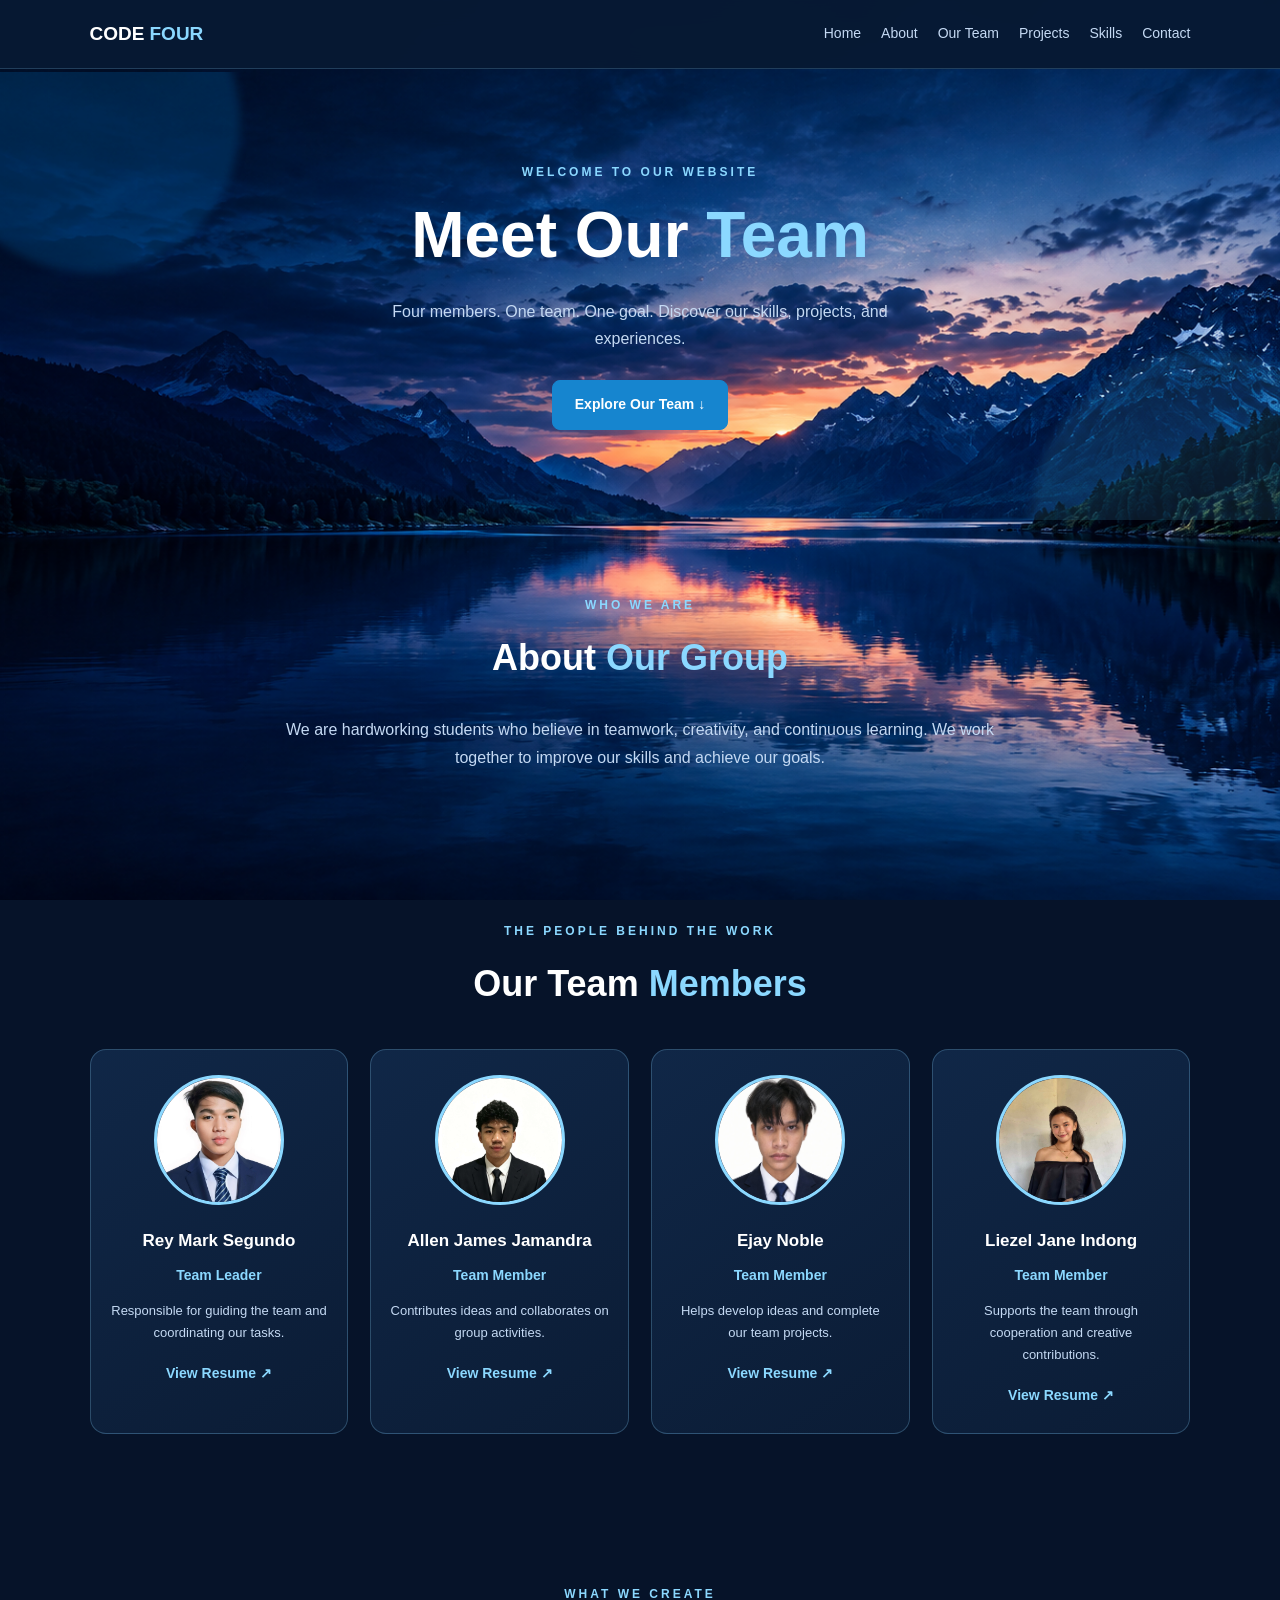
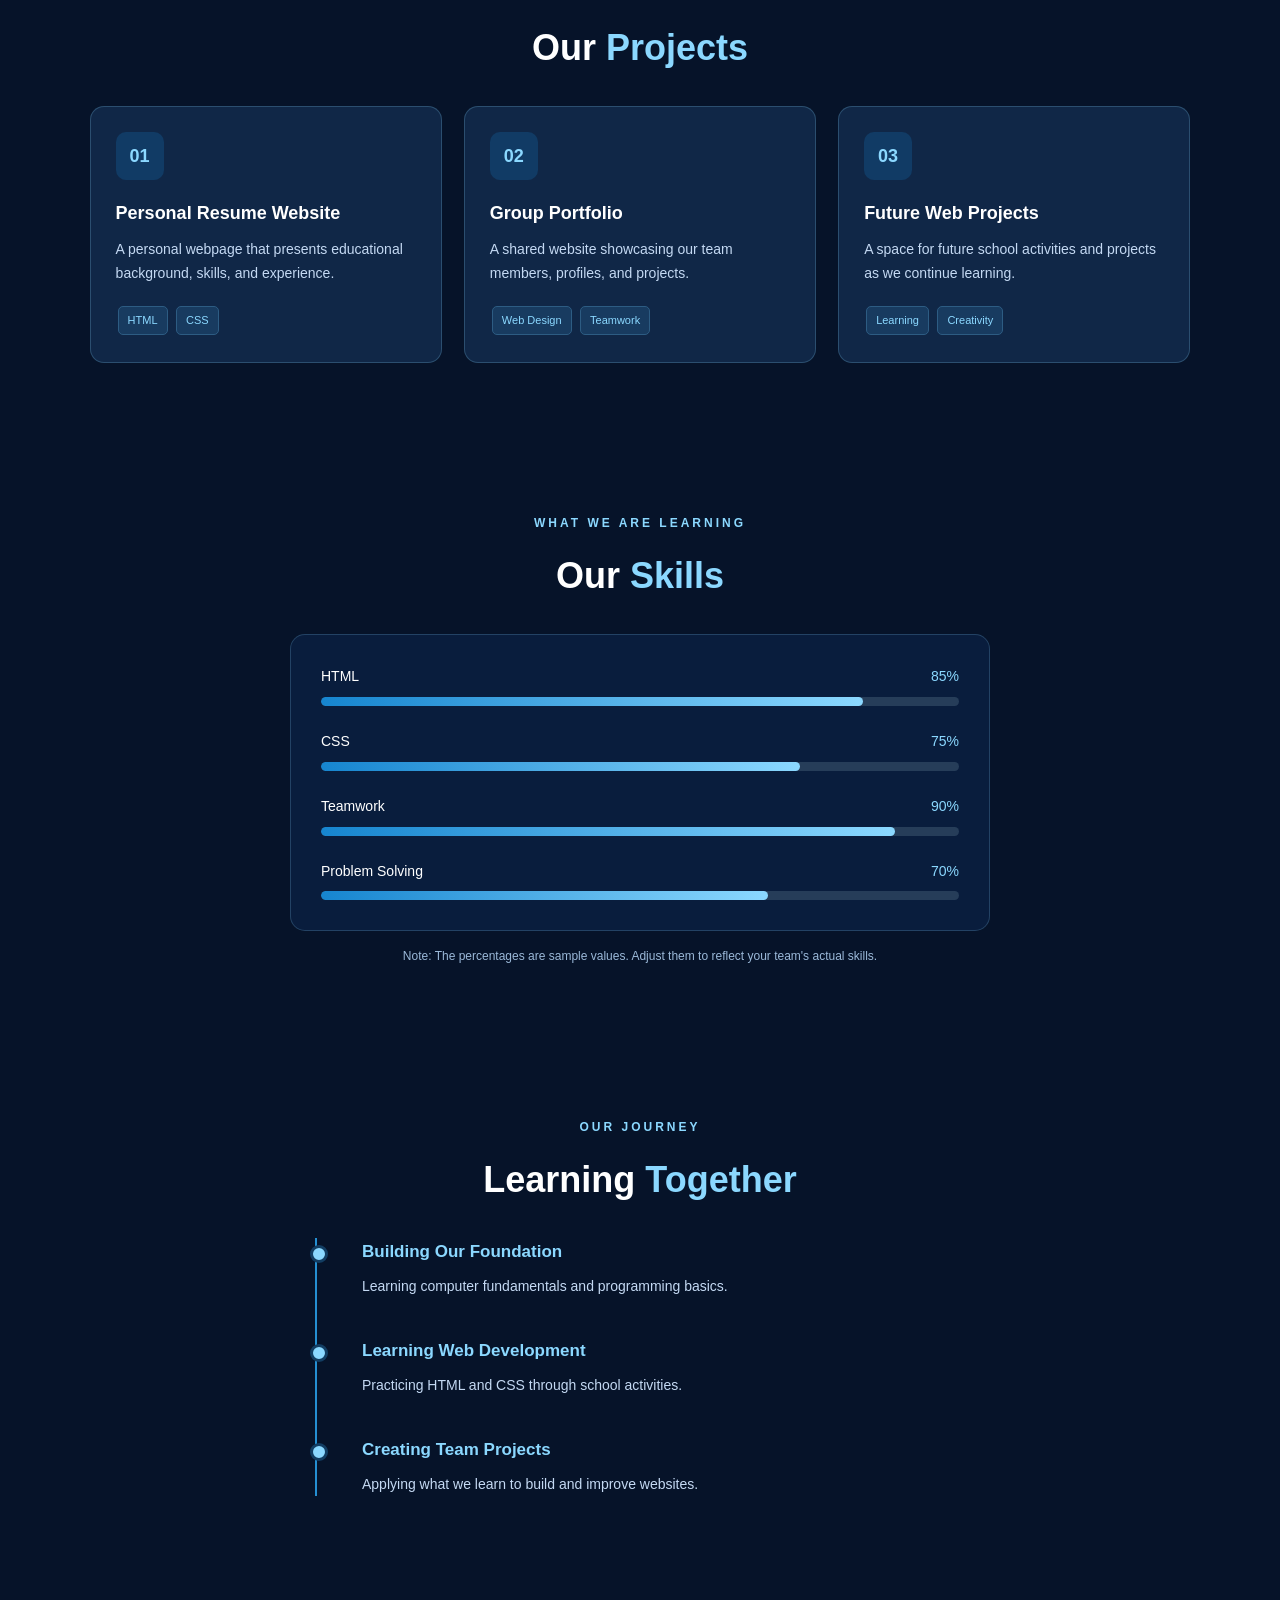
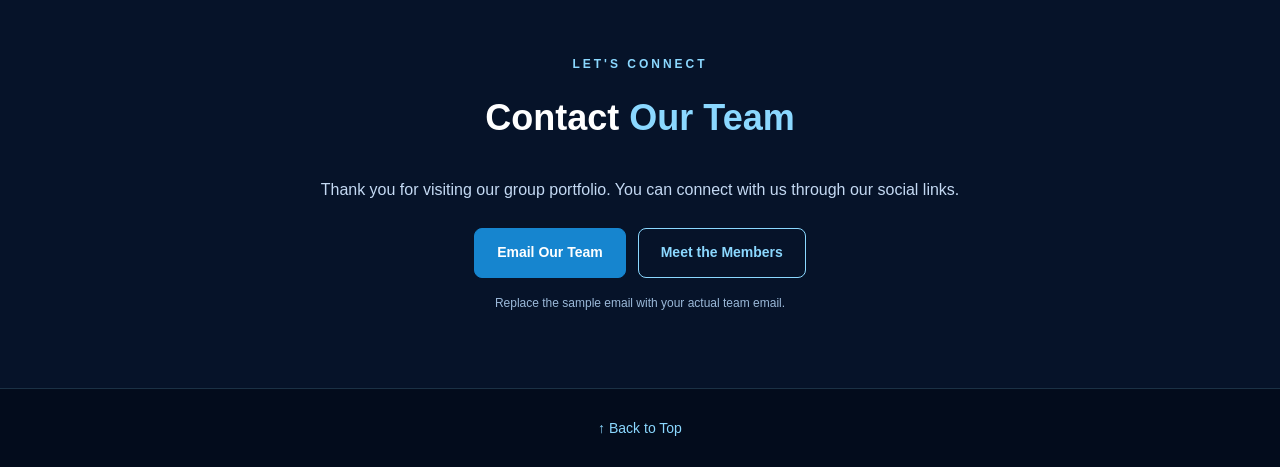
<file: index.html>
<!DOCTYPE html>
<html lang="en">
<head>
    <meta charset="UTF-8">
    <meta name="viewport" content="width=device-width, initial-scale=1.0">
    <title>Group Portfolio | Home</title>
    <link rel="stylesheet" href="style.css">
</head>
<body id="home">
       <nav class="navbar">
        <a href="#home" class="logo">CODE<span>FOUR</span></a>

        <div class="nav-links">
            <a href="#home">Home</a>
            <a href="#about">About</a>
            <a href="#team">Our Team</a>
            <a href="#projects">Projects</a>
            <a href="#skills">Skills</a>
            <a href="#contact">Contact</a>
        </div>
    </nav>

    <header class="hero">
        <div class="hero-content">
            <p class="eyebrow">WELCOME TO OUR WEBSITE</p>
            <h1>Meet Our <span>Team</span></h1>
            <p class="hero-text">
                Four members. One team. One goal.
                Discover our skills, projects, and experiences.
            </p>
            <a href="#team" class="btn">Explore Our Team ↓</a>
        </div>
        <div class="hero-decoration"></div>
    </header>

    <main>
        <section id="about" class="section about">
            <p class="eyebrow">WHO WE ARE</p>
            <h2>About <span>Our Group</span></h2>
            <p>
                We are hardworking students who believe in teamwork,
                creativity, and continuous learning. We work together
                to improve our skills and achieve our goals.
            </p>
        </section>

        <section id="team" class="section">
            <p class="eyebrow">THE PEOPLE BEHIND THE WORK</p>
            <h2>Our Team <span>Members</span></h2>

            <div class="team-grid">
                <article class="member-card">
                    <a href="segundo.html" class="profile-link"
                       aria-label="View Rey Mark Segundo's resume">
                        <img src="segundo.jpg" alt="Rey Mark Segundo"
                             class="profile-img">
                    </a>
                    <h3>Rey Mark Segundo</h3>
                    <p class="role">Team Leader</p>
                    <p class="card-description">
                        Responsible for guiding the team and
                        coordinating our tasks.
                    </p>
                    <a href="segundo.html" class="text-link">View Resume ↗</a>
                </article>

                <article class="member-card">
                    <a href="jamandra.html" class="profile-link"
                       aria-label="View Allen James Jamandra's resume">
                        <img src="jamandra.jpg" alt="Allen James Jamandra"
                             class="profile-img">
                    </a>
                    <h3>Allen James Jamandra</h3>
                    <p class="role">Team Member</p>
                    <p class="card-description">
                        Contributes ideas and collaborates
                        on group activities.
                    </p>
                    <a href="jamandra.html" class="text-link">View Resume ↗</a>
                </article>

                <article class="member-card">
                    <a href="noble.html" class="profile-link"
                       aria-label="View Ejay Noble's resume">
                        <img src="noble.jpg" alt="Ejay Noble"
                             class="profile-img">
                    </a>
                    <h3>Ejay Noble</h3>
                    <p class="role">Team Member</p>
                    <p class="card-description">
                        Helps develop ideas and complete
                        our team projects.
                    </p>
                    <a href="noble.html" class="text-link">View Resume ↗</a>
                </article>

                <article class="member-card">
                    <a href="indong.html" class="profile-link"
                       aria-label="View Liezel Jane Indong's resume">
                        <img src="indong.jpg" alt="Liezel Jane Indong"
                             class="profile-img">
                    </a>
                    <h3>Liezel Jane Indong</h3>
                    <p class="role">Team Member</p>
                    <p class="card-description">
                        Supports the team through cooperation
                        and creative contributions.
                    </p>
                    <a href="indong.html" class="text-link">View Resume ↗</a>
                </article>
            </div>
        </section>

        <section id="projects" class="section projects">
            <p class="eyebrow">WHAT WE CREATE</p>
            <h2>Our <span>Projects</span></h2>

            <div class="project-grid">
                <article class="project-card">
                    <div class="project-icon">01</div>
                    <h3>Personal Resume Website</h3>
                    <p>
                        A personal webpage that presents
                        educational background, skills, and experience.
                    </p>
                    <span class="tag">HTML</span>
                    <span class="tag">CSS</span>
                </article>

                <article class="project-card">
                    <div class="project-icon">02</div>
                    <h3>Group Portfolio</h3>
                    <p>
                        A shared website showcasing our team members,
                        profiles, and projects.
                    </p>
                    <span class="tag">Web Design</span>
                    <span class="tag">Teamwork</span>
                </article>

                <article class="project-card">
                    <div class="project-icon">03</div>
                    <h3>Future Web Projects</h3>
                    <p>
                        A space for future school activities and
                        projects as we continue learning.
                    </p>
                    <span class="tag">Learning</span>
                    <span class="tag">Creativity</span>
                </article>
            </div>
        </section>

        <section id="skills" class="section skills">
            <p class="eyebrow">WHAT WE ARE LEARNING</p>
            <h2>Our <span>Skills</span></h2>

            <div class="skills-box">
                <div class="skill">
                    <div class="skill-info">
                        <span>HTML</span><span>85%</span>
                    </div>
                    <div class="skill-track">
                        <div class="skill-fill html-fill"></div>
                    </div>
                </div>

                <div class="skill">
                    <div class="skill-info">
                        <span>CSS</span><span>75%</span>
                    </div>
                    <div class="skill-track">
                        <div class="skill-fill css-fill"></div>
                    </div>
                </div>

                <div class="skill">
                    <div class="skill-info">
                        <span>Teamwork</span><span>90%</span>
                    </div>
                    <div class="skill-track">
                        <div class="skill-fill teamwork-fill"></div>
                    </div>
                </div>

                <div class="skill">
                    <div class="skill-info">
                        <span>Problem Solving</span><span>70%</span>
                    </div>
                    <div class="skill-track">
                        <div class="skill-fill problem-fill"></div>
                    </div>
                </div>
            </div>
            <p class="small-note">
                Note: The percentages are sample values. Adjust them
                to reflect your team's actual skills.
            </p>
        </section>

        <section class="section education">
            <p class="eyebrow">OUR JOURNEY</p>
            <h2>Learning <span>Together</span></h2>

            <div class="timeline">
                <article class="timeline-item">
                    <h3>Building Our Foundation</h3>
                    <p>Learning computer fundamentals and programming basics.</p>
                </article>
                <article class="timeline-item">
                    <h3>Learning Web Development</h3>
                    <p>Practicing HTML and CSS through school activities.</p>
                </article>
                <article class="timeline-item">
                    <h3>Creating Team Projects</h3>
                    <p>Applying what we learn to build and improve websites.</p>
                </article>
            </div>
        </section>

        <section id="contact" class="section contact">
            <p class="eyebrow">LET'S CONNECT</p>
            <h2>Contact <span>Our Team</span></h2>
            <p>
                Thank you for visiting our group portfolio.
                You can connect with us through our social links.
            </p>
            <div class="contact-links">
                <a href="mailto:your-email@example.com" class="btn">
                    Email Our Team
                </a>
                <a href="#team" class="btn btn-outline">Meet the Members</a>
            </div>
            <p class="small-note">
                Replace the sample email with your actual team email.
            </p>
        </section>
    </main>

    <footer class="footer">
        <a href="#home" class="back-top">↑ Back to Top</a>
        
    </footer>

</body>
</html>
</file>
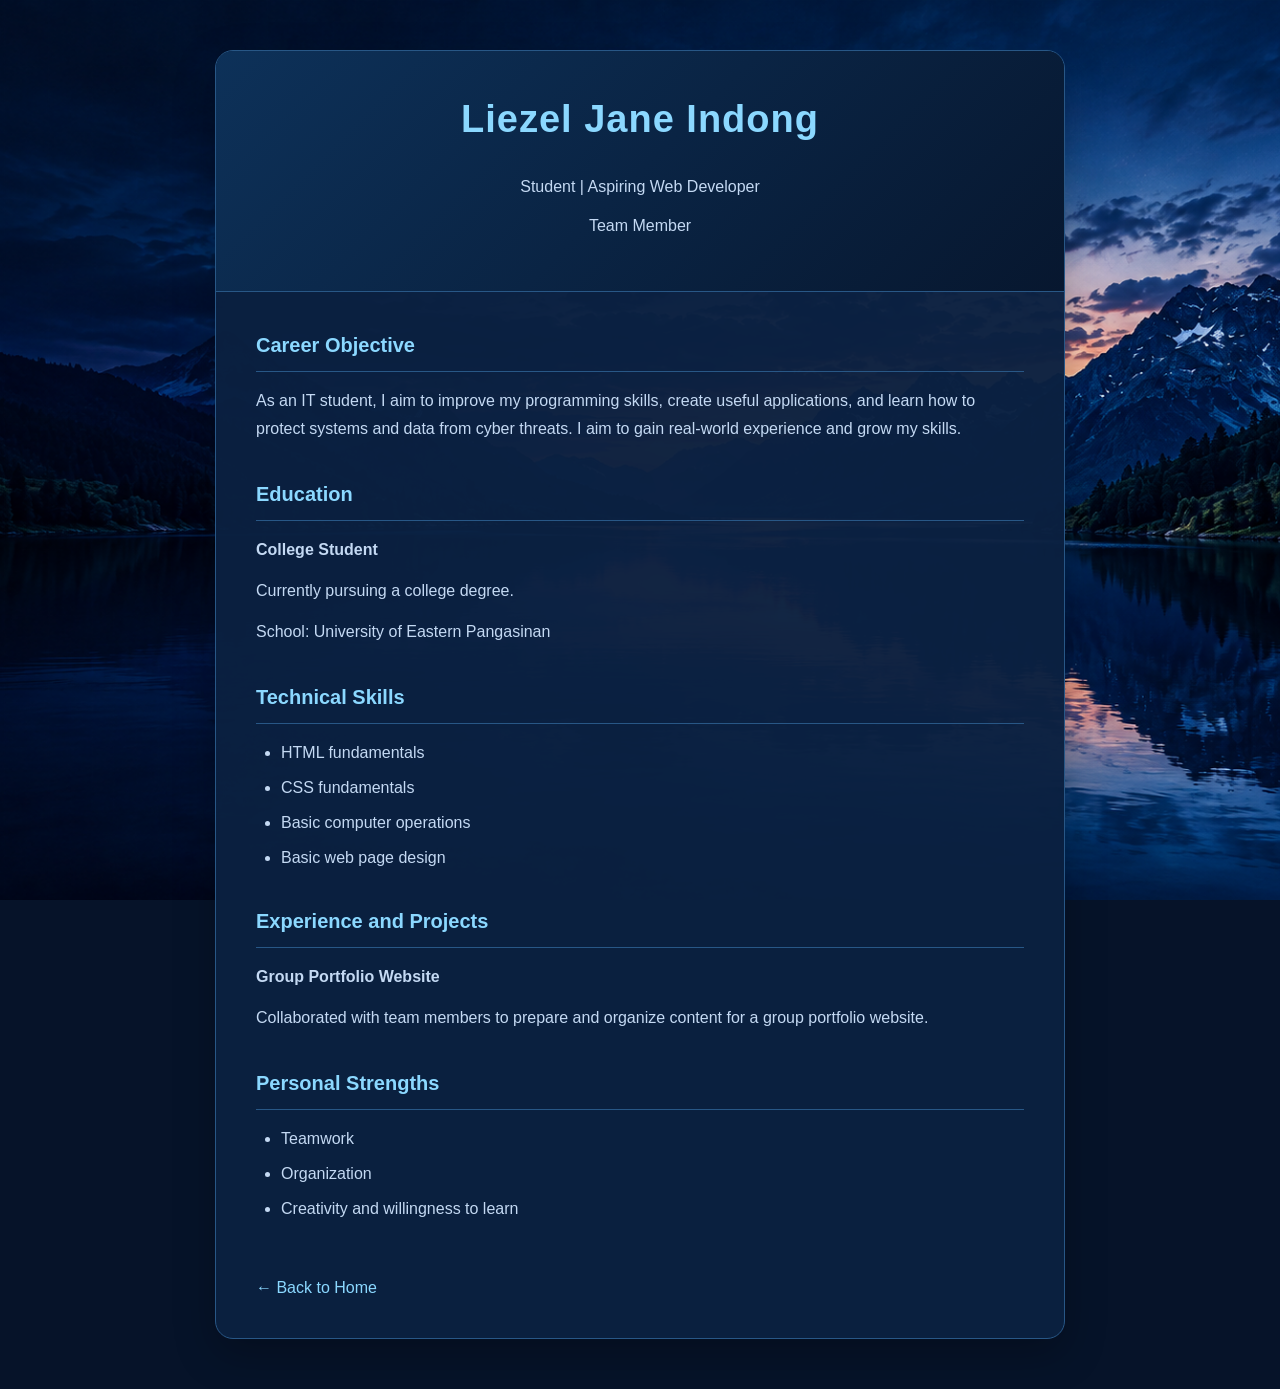
<file: indong.html>
<!DOCTYPE html>
<html lang="en">
<head>
    <meta charset="UTF-8">
    <meta name="viewport" content="width=device-width, initial-scale=1.0">
    <title>Liezel Jane Indong | Resume</title>
    <link rel="stylesheet" href="style.css">
</head>
<body class="resume-page">
    <main class="resume-container">
        <header class="resume-header">
            <h1>Liezel Jane Indong</h1>
            <p>Student | Aspiring Web Developer</p>
            <p>Team Member</p>
        </header>

        <div class="resume-content">
            <section>
                <h2>Career Objective</h2>
                <p>
                    As an IT student, I aim to improve my programming skills, create useful applications, and learn how to protect systems and data from cyber threats. I aim to gain real-world experience and grow my skills.
                </p>
            </section>

            <section>
                <h2>Education</h2>
                <p><strong>College Student</strong></p>
                <p>Currently pursuing a college degree.</p>
                <p>School: University of Eastern Pangasinan </p>
            </section>

            <section>
                <h2>Technical Skills</h2>
                <ul>
                    <li>HTML fundamentals</li>
                    <li>CSS fundamentals</li>
                    <li>Basic computer operations</li>
                    <li>Basic web page design</li>
                </ul>
            </section>

            <section>
                <h2>Experience and Projects</h2>
                <p><strong>Group Portfolio Website</strong></p>
                <p>
                    Collaborated with team members to prepare
                    and organize content for a group portfolio website.
                </p>
            </section>

            <section>
                <h2>Personal Strengths</h2>
                <ul>
                    <li>Teamwork</li>
                    <li>Organization</li>
                    <li>Creativity and willingness to learn</li>
                </ul>
            </section>

            
            <a class="resume-back" href="index.html">← Back to Home</a>
        </div>
    </main>
</body>
</html>
</file>
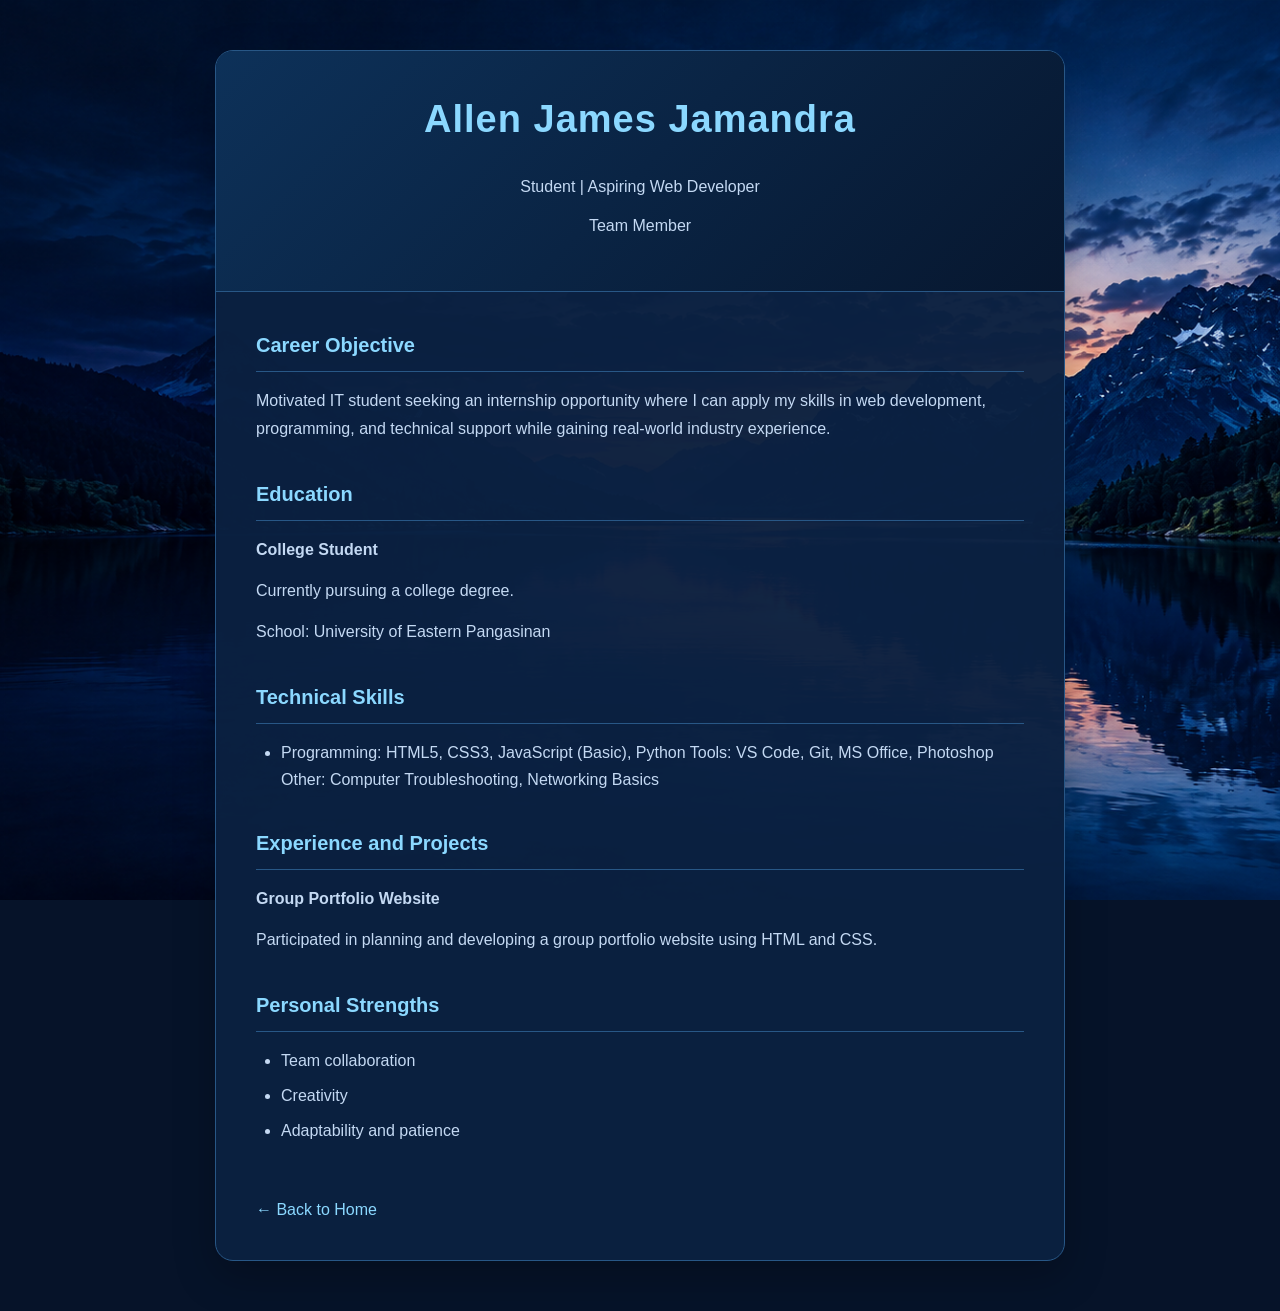
<file: jamandra.html>
<!DOCTYPE html>
<html lang="en">
<head>
    <meta charset="UTF-8">
    <meta name="viewport" content="width=device-width, initial-scale=1.0">
    <title>Allen James Jamandra | Resume</title>
    <link rel="stylesheet" href="style.css">
</head>
<body class="resume-page">
    <main class="resume-container">
        <header class="resume-header">
            <h1>Allen James Jamandra</h1>
            <p>Student | Aspiring Web Developer</p>
            <p>Team Member</p>
        </header>

        <div class="resume-content">
            <section>
                <h2>Career Objective</h2>
                <p>
                    Motivated IT student seeking an internship opportunity where I can apply my skills in web development, programming, and technical support while gaining real-world industry experience.

                </p>
            </section>

            <section>
                <h2>Education</h2>
                <p><strong>College Student</strong></p>
                <p>Currently pursuing a college degree.</p>
                <p>School: University of Eastern Pangasinan </p>
            </section>

            <section>
                <h2>Technical Skills</h2>
                <ul>
                    <li>Programming: HTML5, CSS3, JavaScript (Basic), Python
                  Tools: VS Code, Git, MS Office, Photoshop
                  Other: Computer Troubleshooting, Networking Basics</li>
                    
                </ul>
            </section>

            <section>
                <h2>Experience and Projects</h2>
                <p><strong>Group Portfolio Website</strong></p>
                <p>
                    Participated in planning and developing a group
                    portfolio website using HTML and CSS.
                </p>
            </section>

            <section>
                <h2>Personal Strengths</h2>
                <ul>
                    <li>Team collaboration</li>
                    <li>Creativity</li>
                    <li>Adaptability and patience</li>
                </ul>
            </section>

           
            <a class="resume-back" href="index.html">← Back to Home</a>
        </div>
    </main>
</body>
</html>
</file>
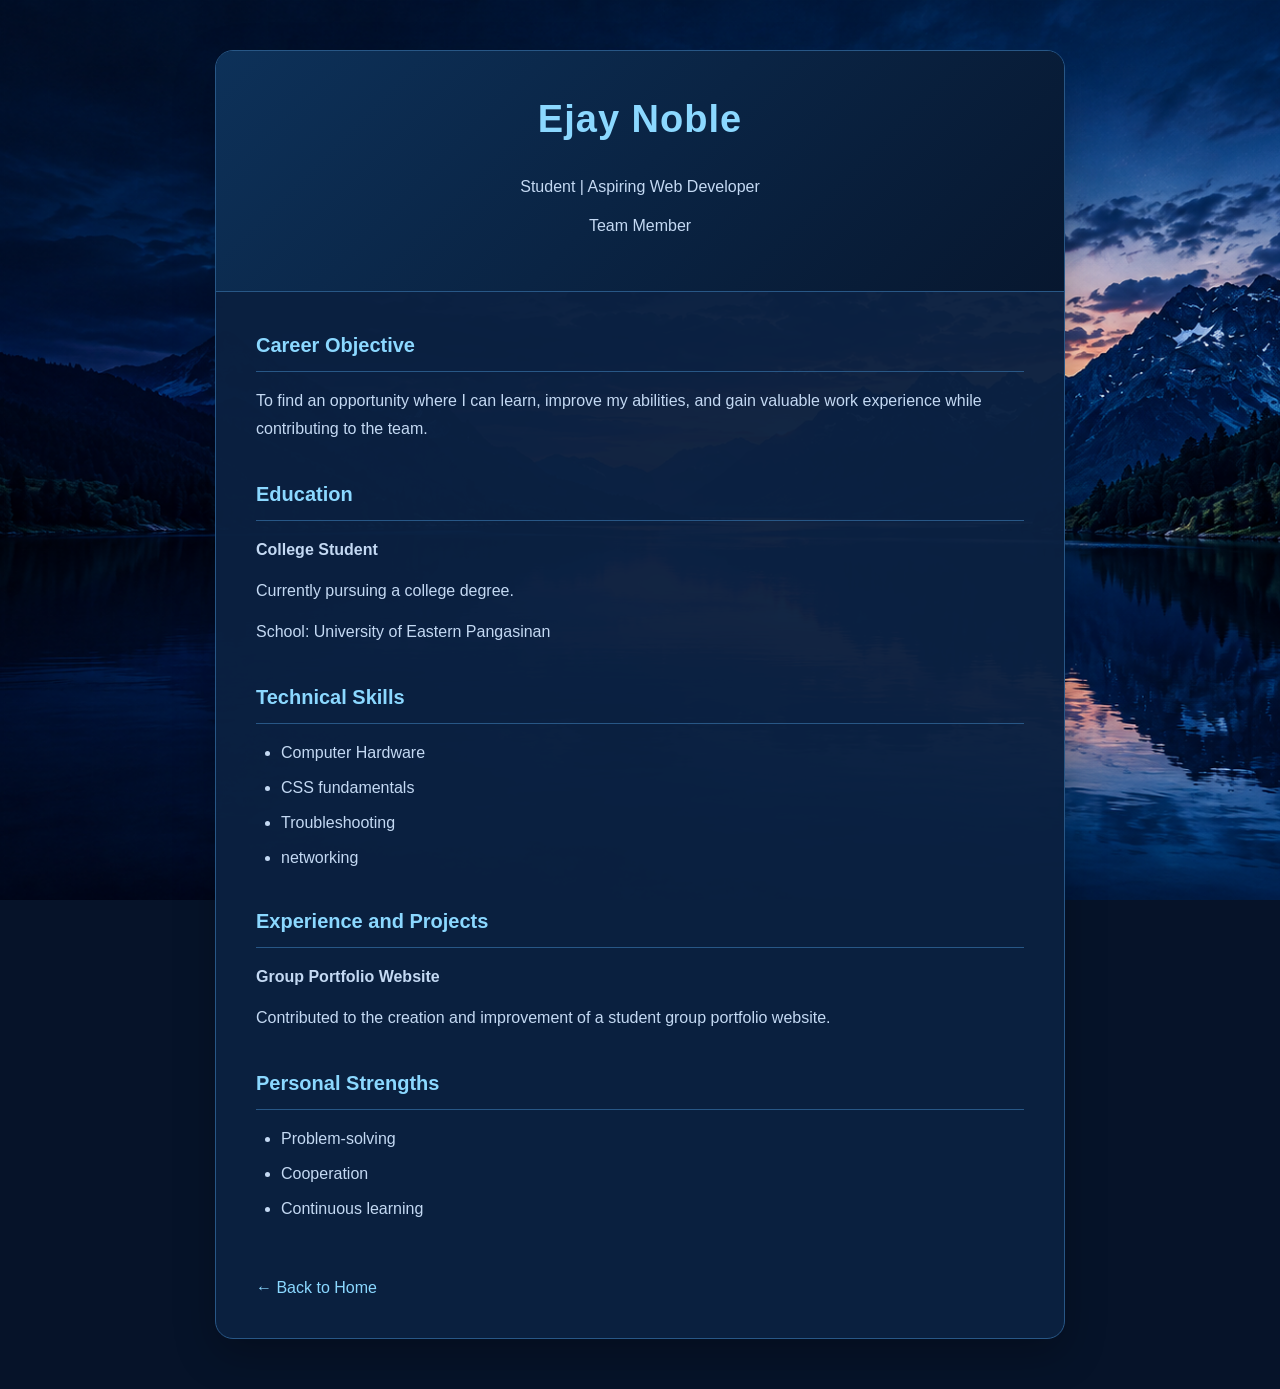
<file: noble.html>
<!DOCTYPE html>
<html lang="en">
<head>
    <meta charset="UTF-8">
    <meta name="viewport" content="width=device-width, initial-scale=1.0">
    <title>Ejay Noble | Resume</title>
    <link rel="stylesheet" href="style.css">
</head>
<body class="resume-page">
    <main class="resume-container">
        <header class="resume-header">
            <h1>Ejay Noble</h1>
            <p>Student | Aspiring Web Developer</p>
            <p>Team Member</p>
        </header>

        <div class="resume-content">
            <section>
                <h2>Career Objective</h2>
                <p>
                    To find an opportunity where I can learn, improve my abilities, and gain valuable work experience while contributing to the team.
                </p>
            </section>

            <section>
                <h2>Education</h2>
                <p><strong>College Student</strong></p>
                <p>Currently pursuing a college degree.</p>
                <p>School: University of Eastern Pangasinan </p>
            </section>

            <section>
                <h2>Technical Skills</h2>
                <ul>
                    <li>Computer Hardware </li>
                    <li>CSS fundamentals</li>
                    <li>Troubleshooting</li>
                    <li>networking</li>
                </ul>
            </section>

            <section>
                <h2>Experience and Projects</h2>
                <p><strong>Group Portfolio Website</strong></p>
                <p>
                    Contributed to the creation and improvement
                    of a student group portfolio website.
                </p>
            </section>

            <section>
                <h2>Personal Strengths</h2>
                <ul>
                    <li>Problem-solving</li>
                    <li>Cooperation</li>
                    <li>Continuous learning</li>
                </ul>
            </section>

            
            <a class="resume-back" href="index.html">← Back to Home</a>
        </div>
    </main>
</body>
</html>
</file>
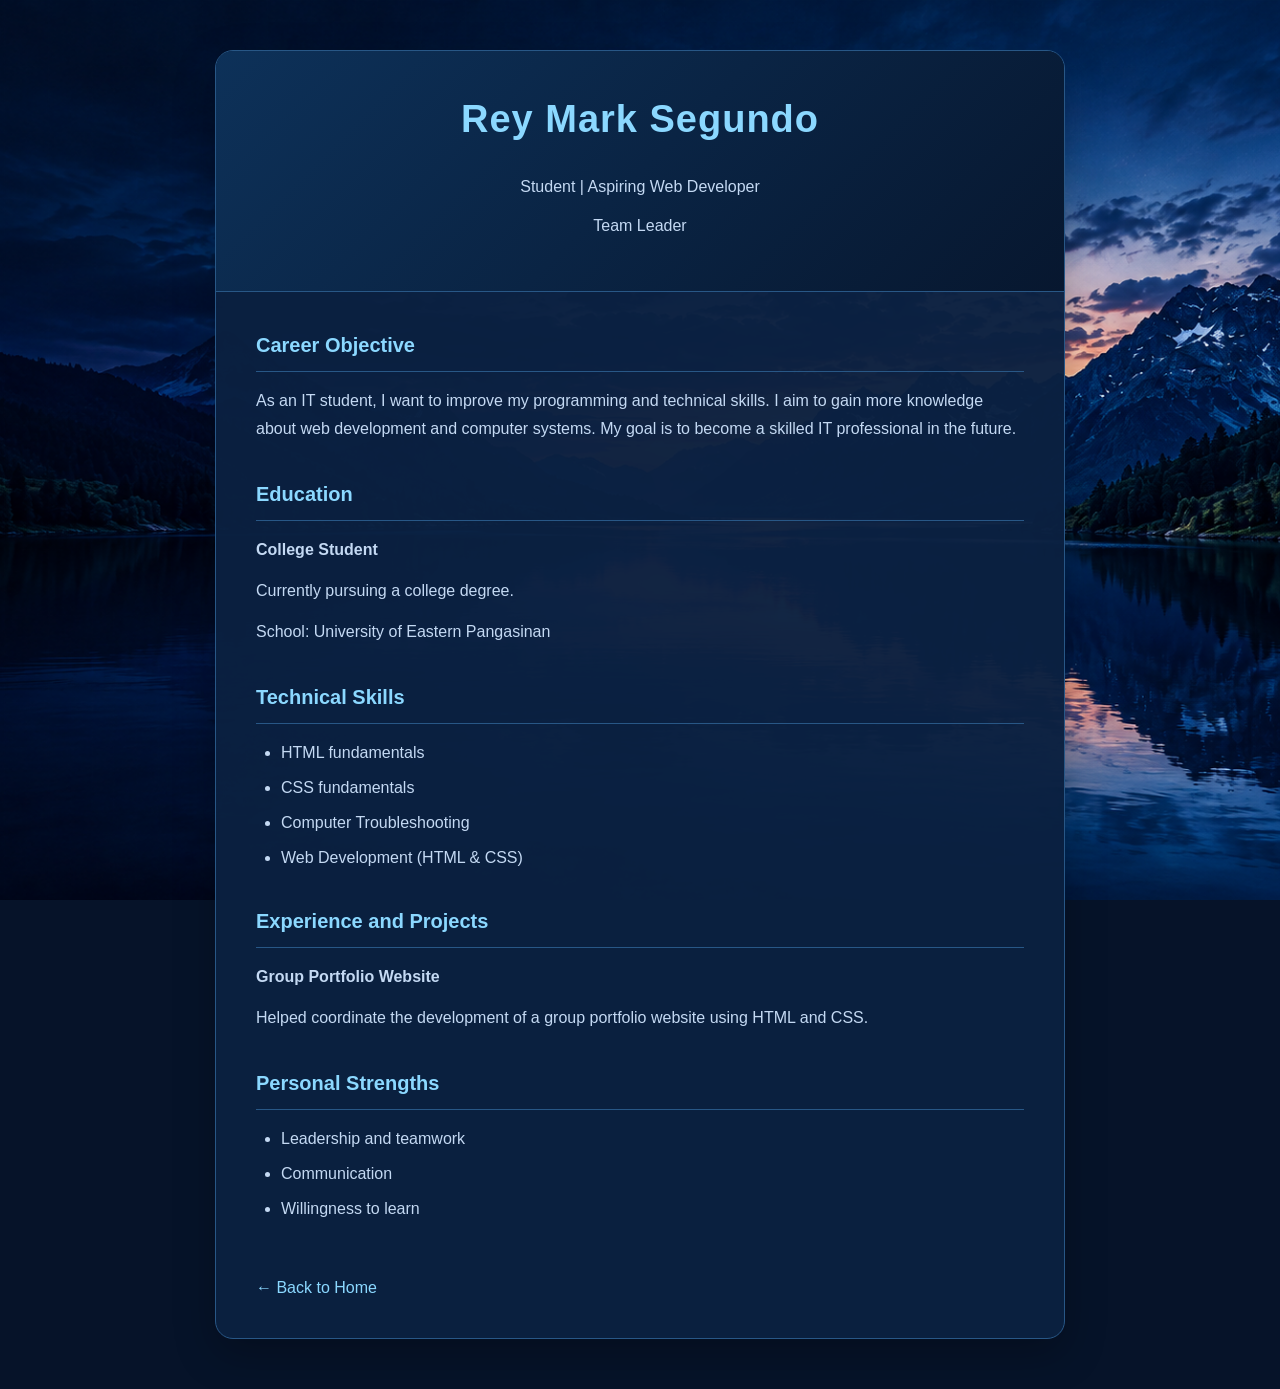
<file: segundo.html>
<!DOCTYPE html>
<html lang="en">
<head>
    <meta charset="UTF-8">
    <meta name="viewport" content="width=device-width, initial-scale=1.0">
    <title>Rey Mark Segundo | Resume</title>
    <link rel="stylesheet" href="style.css">
</head>
<body class="resume-page">
    <main class="resume-container">
        <header class="resume-header">
            <h1>Rey Mark Segundo</h1>
            <p>Student | Aspiring Web Developer</p>
            <p>Team Leader</p>
        </header>

        <div class="resume-content">
            <section>
                <h2>Career Objective</h2>
                <p>
                    As an IT student, I want to improve my programming and technical skills. I aim to gain more knowledge about web development and computer systems. My goal is to become a skilled IT professional in the future.
                </p>
            </section>

            <section>
                <h2>Education</h2>
                <p><strong>College Student</strong></p>
                <p>Currently pursuing a college degree.</p>
                <p>School: University of Eastern Pangasinan </p>
            </section>

            <section>
                <h2>Technical Skills</h2>
                <ul>
                    <li>HTML fundamentals</li>
                    <li>CSS fundamentals</li>
                    <li>Computer Troubleshooting </li>
                    <li>Web Development (HTML & CSS)</li>
                </ul>
            </section>

            <section>
                <h2>Experience and Projects</h2>
                <p><strong>Group Portfolio Website</strong></p>
                <p>
                    Helped coordinate the development of a group
                    portfolio website using HTML and CSS.
                </p>
            </section>

            <section>
                <h2>Personal Strengths</h2>
                <ul>
                    <li>Leadership and teamwork</li>
                    <li>Communication</li>
                    <li>Willingness to learn</li>
                </ul>
            </section>

            
            <a class="resume-back" href="index.html">← Back to Home</a>
        </div>
    </main>
</body>
</html>
</file>
<file: style.css>
* {
    margin: 0;
    padding: 0;
    box-sizing: border-box;
    scroll-behavior: smooth;
    scroll-margin-top: 85px;
}

:root {
    --dark: #061329;
    --navy: #0b2040;
    --card: #102747;
    --blue: #1685cf;
    --light-blue: #8bd8ff;
    --white: #ffffff;
    --muted: #c4d9f3;
}

/* BODY AND BACKGROUND */
body {
    font-family: Arial, sans-serif;
    color: var(--white);
    background-color: var(--dark);
    background-image: url("background.png");
    background-size: cover;
    background-position: center top;
    background-repeat: no-repeat;
    background-attachment: fixed;
    line-height: 1.7;
    overflow-x: hidden;
    padding-top: 72px;
}

a {
    color: inherit;
}

section {
    scroll-margin-top: 90px;
}

/* NAVIGATION BAR - FIXED AT THE TOP */
.navbar {
    position: fixed;
    top: 0;
    left: 0;
    width: 100%;
    z-index: 9999;
    display: flex;
    justify-content: space-between;
    align-items: center;
    gap: 20px;
    padding: 18px 7%;
    background: rgba(7, 25, 51, 0.96);
    border-bottom: 1px solid rgba(139, 216, 255, 0.2);
    backdrop-filter: blur(12px);
}

.logo {
    color: var(--white);
    font-size: 19px;
    font-weight: bold;
    text-decoration: none;
    white-space: nowrap;
}

.logo span {
    color: var(--light-blue);
    margin-left: 5px;
}

.nav-links {
    display: flex;
    align-items: center;
    flex-wrap: wrap;
    gap: 20px;
}

.nav-links a {
    color: var(--muted);
    font-size: 14px;
    text-decoration: none;
    transition: color 0.3s;
}

.nav-links a:hover {
    color: var(--light-blue);
}

/* HERO SECTION */
.hero {
    min-height: 440px;
    padding: 90px 20px;
    display: flex;
    align-items: center;
    justify-content: center;
    text-align: center;
    position: relative;
    overflow: hidden;
    background: transparent;
}

.hero::before,
.hero::after {
    content: "";
    position: absolute;
    z-index: 0;
    border-radius: 50%;
    filter: blur(5px);
    pointer-events: none;
}

.hero::before {
    width: 300px;
    height: 300px;
    background: rgba(0, 153, 255, 0.16);
    top: -100px;
    left: -60px;
    animation: float 7s ease-in-out infinite;
}

.hero::after {
    width: 350px;
    height: 350px;
    background: rgba(82, 202, 255, 0.12);
    right: -100px;
    bottom: -180px;
    animation: float 9s ease-in-out infinite reverse;
}

.hero-content {
    max-width: 750px;
    position: relative;
    z-index: 1;
}

.eyebrow {
    color: var(--light-blue);
    font-size: 12px;
    font-weight: bold;
    letter-spacing: 3px;
    margin-bottom: 12px;
}

.hero h1 {
    color: var(--white);
    font-size: clamp(36px, 6vw, 64px);
    line-height: 1.3;
    margin-bottom: 20px;
}

h1 span,
h2 span {
    color: var(--light-blue);
}

.hero-text {
    color: var(--muted);
    max-width: 570px;
    margin: 0 auto 28px;
}

.btn {
    display: inline-block;
    background: var(--blue);
    color: var(--white);
    padding: 12px 22px;
    border: 1px solid var(--blue);
    border-radius: 8px;
    text-decoration: none;
    font-size: 14px;
    font-weight: bold;
    transition: 0.3s;
}

.btn:hover {
    background: #29a5f3;
    border-color: var(--light-blue);
    transform: translateY(-3px);
    box-shadow: 0 6px 20px rgba(22, 133, 207, 0.3);
}

.btn-outline {
    background: transparent;
    border-color: var(--light-blue);
    color: var(--light-blue);
}

.btn-outline:hover {
    background: var(--blue);
    color: white;
}

@keyframes float {
    0%, 100% {
        transform: translateY(0);
    }

    50% {
        transform: translateY(-25px);
    }
}

/* GENERAL SECTIONS */
.section {
    padding: 75px 7%;
    text-align: center;
}

.section h2 {
    color: var(--white);
    font-size: clamp(26px, 4vw, 36px);
    margin-bottom: 28px;
}

.about,
.projects,
.education {
    background: transparent;
}

.about > p:last-child,
.contact > p:not(.eyebrow):not(.small-note) {
    max-width: 720px;
    margin-left: auto;
    margin-right: auto;
    color: var(--muted);
}

/* TEAM PROFILE CARDS */
.team-grid {
    display: grid;
    grid-template-columns: repeat(4, minmax(0, 1fr));
    gap: 22px;
    margin-top: 35px;
}

.member-card {
    padding: 25px 18px;
    background: linear-gradient(145deg, #102747, #0b1c35);
    border: 1px solid rgba(139, 216, 255, 0.25);
    border-radius: 16px;
    transition: transform 0.3s, box-shadow 0.3s, border-color 0.3s;
    overflow-wrap: anywhere;
}

.member-card:hover {
    transform: translateY(-9px);
    border-color: var(--light-blue);
    box-shadow: 0 12px 32px rgba(0, 145, 255, 0.17);
}

.profile-link {
    display: inline-block;
    border-radius: 50%;
    margin-bottom: 15px;
}

.profile-img {
    display: block;
    width: 130px;
    height: 130px;
    object-fit: cover;
    border-radius: 50%;
    border: 3px solid var(--light-blue);
    background: #193b60;
    transition: transform 0.3s, box-shadow 0.3s;
}

.profile-link:hover .profile-img {
    transform: scale(1.06);
    box-shadow: 0 0 22px rgba(139, 216, 255, 0.5);
}

.member-card h3 {
    color: var(--white);
    font-size: 17px;
    line-height: 1.5;
    margin-bottom: 10px;
}

.role {
    color: var(--light-blue);
    font-size: 14px;
    font-weight: bold;
    margin-bottom: 12px;
}

.card-description {
    font-size: 13px;
    color: var(--muted);
    margin-bottom: 15px;
}

.text-link {
    display: inline-block;
    color: var(--light-blue);
    text-decoration: none;
    font-size: 14px;
    font-weight: bold;
}

.text-link:hover {
    text-decoration: underline;
}

/* PROJECT GALLERY */
.project-grid {
    display: grid;
    grid-template-columns: repeat(3, minmax(0, 1fr));
    gap: 22px;
    text-align: left;
}

.project-card {
    background: var(--card);
    border: 1px solid rgba(139, 216, 255, 0.22);
    border-radius: 14px;
    padding: 25px;
    transition: transform 0.3s, border-color 0.3s;
}

.project-card:hover {
    transform: translateY(-6px);
    border-color: var(--light-blue);
}

.project-icon {
    display: flex;
    width: 48px;
    height: 48px;
    align-items: center;
    justify-content: center;
    border-radius: 10px;
    background: rgba(22, 133, 207, 0.22);
    color: var(--light-blue);
    font-size: 18px;
    font-weight: bold;
    margin-bottom: 18px;
}

.project-card h3 {
    color: var(--white);
    margin-bottom: 10px;
    font-size: 18px;
}

.project-card p {
    color: var(--muted);
    font-size: 14px;
    margin-bottom: 18px;
}

.tag {
    display: inline-block;
    background: #183b60;
    border: 1px solid #2d5c83;
    color: var(--light-blue);
    padding: 4px 9px;
    border-radius: 5px;
    font-size: 11px;
    margin: 2px;
}

/* SKILLS PROGRESS BARS */
.skills-box {
    max-width: 700px;
    margin: 0 auto;
    padding: 30px;
    text-align: left;
    background: rgba(11, 32, 64, 0.9);
    border: 1px solid rgba(139, 216, 255, 0.2);
    border-radius: 15px;
}

.skill {
    margin-bottom: 24px;
}

.skill:last-child {
    margin-bottom: 0;
}

.skill-info {
    display: flex;
    justify-content: space-between;
    gap: 10px;
    margin-bottom: 8px;
    font-size: 14px;
}

.skill-info span:last-child {
    color: var(--light-blue);
}

.skill-track {
    height: 9px;
    background: #263d59;
    border-radius: 20px;
    overflow: hidden;
}

.skill-fill {
    height: 100%;
    border-radius: 20px;
    background: linear-gradient(90deg, #1685cf, #8bd8ff);
    animation: fillIn 1.5s ease-out both;
}

.html-fill {
    width: 85%;
}

.css-fill {
    width: 75%;
}

.teamwork-fill {
    width: 90%;
}

.problem-fill {
    width: 70%;
}

@keyframes fillIn {
    from {
        width: 0;
    }
}

.small-note {
    color: #9bb9d9;
    font-size: 12px;
    margin-top: 15px;
}

/* EDUCATION TIMELINE */
.timeline {
    max-width: 650px;
    margin: 0 auto;
    padding-left: 25px;
    border-left: 2px solid #258fd2;
    text-align: left;
}

.timeline-item {
    position: relative;
    padding: 0 0 30px 20px;
}

.timeline-item:last-child {
    padding-bottom: 0;
}

.timeline-item::before {
    content: "";
    position: absolute;
    left: -32px;
    top: 7px;
    width: 12px;
    height: 12px;
    background: var(--light-blue);
    border: 3px solid #123d62;
    border-radius: 50%;
}

.timeline-item h3 {
    color: var(--light-blue);
    font-size: 17px;
    margin-bottom: 8px;
}

.timeline-item p {
    color: var(--muted);
    font-size: 14px;
    margin-bottom: 8px;
}

/* CONTACT AND FOOTER */
.contact-links {
    display: flex;
    flex-wrap: wrap;
    justify-content: center;
    gap: 12px;
    margin-top: 25px;
}

.footer {
    text-align: center;
    background: rgba(4, 13, 28, 0.92);
    padding: 25px 15px;
    border-top: 1px solid rgba(139, 216, 255, 0.18);
}

.footer p {
    color: #9bb9d9;
    font-size: 12px;
    margin-top: 12px;
}

.back-top {
    color: var(--light-blue);
    text-decoration: none;
    font-size: 14px;
}

.back-top:hover {
    text-decoration: underline;
}

/* INDIVIDUAL RESUME PAGES */
.resume-page {
    min-height: 100vh;
    padding: 50px 20px;
    background-color: #061329;
    background-image: url("background.png");
    background-size: cover;
    background-position: center;
    background-repeat: no-repeat;
    background-attachment: fixed;
    color: #ffffff;
}

.resume-container {
    max-width: 850px;
    margin: 0 auto;
    background: rgba(11, 32, 64, 0.97);
    color: #ffffff;
    border: 1px solid #285786;
    border-radius: 18px;
    overflow: hidden;
    box-shadow: 0 15px 40px rgba(0, 0, 0, 0.25);
}

/* RESUME NAME AND HEADER */
.resume-header {
    text-align: center;
    padding: 40px 25px;
    background: linear-gradient(135deg, #0d3159, #07172f);
    border-bottom: 1px solid #285786;
}

.resume-header h1 {
    color: #8bd8ff;
    font-size: clamp(27px, 5vw, 38px);
    line-height: 1.5;
    margin: 0 0 20px 0;
    padding-bottom: 5px;
    letter-spacing: 1px;
    overflow-wrap: anywhere;
}

.resume-header p {
    color: #c4d9f3;
    margin: 0 0 10px 0;
    line-height: 1.8;
}

.resume-content {
    padding: 35px 40px;
    line-height: 1.8;
    color: #c4d9f3;
}

.resume-content section {
    margin-bottom: 32px;
}

.resume-content section:last-child {
    margin-bottom: 0;
}

.resume-content h2 {
    color: #8bd8ff;
    font-size: 20px;
    margin-bottom: 15px;
    padding-bottom: 8px;
    border-bottom: 1px solid #285786;
}

.resume-content p {
    color: #c4d9f3;
    margin-bottom: 12px;
    line-height: 1.8;
}

.resume-content ul {
    padding-left: 25px;
    margin-top: 10px;
}

.resume-content li {
    color: #c4d9f3;
    margin-bottom: 8px;
    line-height: 1.7;
}

.resume-back {
    display: inline-block;
    margin-top: 20px;
    color: #8bd8ff;
    text-decoration: none;
}

.resume-back:hover {
    text-decoration: underline;
}

/* RESPONSIVE DESIGN */
@media (max-width: 1000px) {
    body {
        padding-top: 112px;
    }

    .team-grid {
        grid-template-columns: repeat(2, minmax(0, 1fr));
    }

    .project-grid {
        grid-template-columns: repeat(2, minmax(0, 1fr));
    }

    .navbar {
        flex-direction: column;
    }

    .nav-links {
        justify-content: center;
        gap: 12px 18px;
    }
}

@media (max-width: 600px) {
    body {
        padding-top: 118px;
    }

    .navbar {
        padding: 14px 12px;
    }

    .logo {
        font-size: 17px;
    }

    .nav-links {
        gap: 8px 14px;
    }

    .nav-links a {
        font-size: 12px;
    }

    .hero {
        min-height: 380px;
        padding: 65px 20px;
    }

    .section {
        padding: 55px 18px;
    }

    .team-grid,
    .project-grid {
        grid-template-columns: 1fr;
    }

    .member-card {
        max-width: 360px;
        width: 100%;
        margin: 0 auto;
    }

    .skills-box {
        padding: 20px;
    }

    .resume-page {
        padding: 20px 12px;
    }

    .resume-header {
        padding: 30px 18px;
    }

    .resume-content {
        padding: 22px 18px;
    }
}

/* REDUCE ANIMATIONS */
@media (prefers-reduced-motion: reduce) {
    *,
    *::before,
    *::after {
        animation-duration: 0.01ms !important;
        animation-iteration-count: 1 !important;
        scroll-behavior: auto !important;
        transition-duration: 0.01ms !important;
    }
}
</file>
